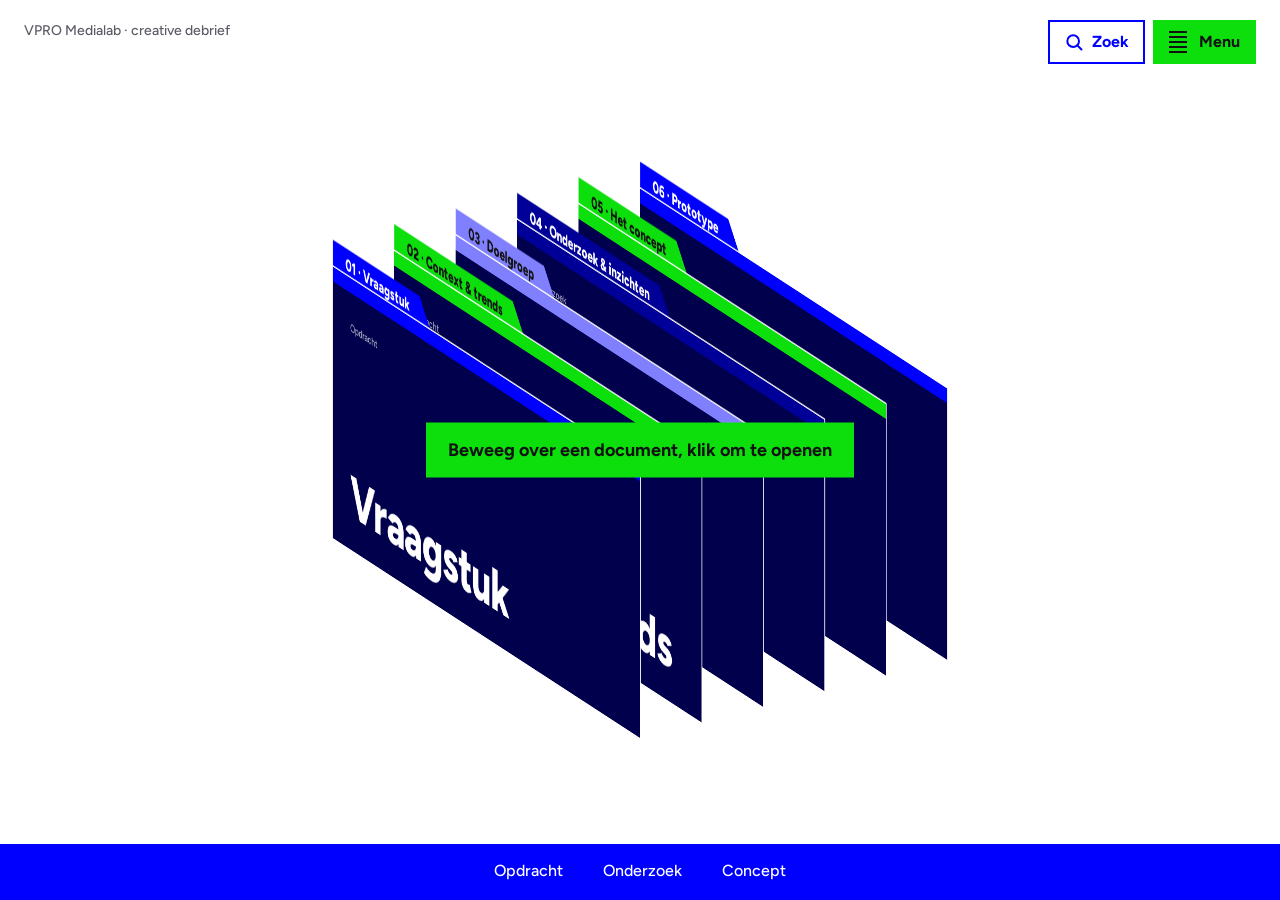
<file: index.html>
<!doctype html>
<html lang="nl">
<head>
<meta charset="utf-8">
<meta name="viewport" content="width=device-width, initial-scale=1">
<title>Creative Debrief</title>
<meta name="description" content="Creative debrief voor VPRO Medialab: opdracht, doelgroep, context, onderzoek en een prototype van een interactieve podwalk.">
<meta name="theme-color" content="#0000ff">
<link rel="icon" href="data:image/svg+xml,%3Csvg xmlns='http://www.w3.org/2000/svg' viewBox='0 0 32 32'%3E%3Crect width='32' height='32' fill='%230000ff'/%3E%3Crect x='6' y='10' width='20' height='14' fill='%230cdf0c'/%3E%3C/svg%3E">
<link rel="preconnect" href="https://fonts.googleapis.com">
<link rel="preconnect" href="https://fonts.gstatic.com" crossorigin>
<link href="https://fonts.googleapis.com/css2?family=Figtree:wght@400;500;700;800&display=swap" rel="stylesheet">
<link rel="stylesheet" href="style.css">
</head>
<body>
<nav id="tabs" aria-label="Onderdelen"></nav>
<button id="menuBtn" aria-expanded="false" aria-controls="mega" aria-label="Menu"><span class="bars"></span><span id="menuTxt">Menu</span></button>
<button id="searchBtn" aria-label="Zoeken" aria-expanded="false" aria-controls="search"><svg viewBox="0 0 24 24" width="20" height="20" fill="none" stroke="currentColor" stroke-width="2.4" stroke-linecap="round" aria-hidden="true"><circle cx="11" cy="11" r="7"/><path d="M21 21l-5-5"/></svg><span class="lbl">Zoek</span></button>
<div id="search" role="dialog"><div class="sbox">
<div class="srow"><input id="sq" type="search" placeholder="Zoek in de debrief, bijvoorbeeld podwalk" autocomplete="off" spellcheck="false" aria-label="Zoekterm"><button id="sx" aria-label="Zoeken sluiten">✕<span class="lbl"> Esc</span></button></div>
<div id="ssug" aria-label="Suggesties"></div><p id="snote" aria-live="polite"></p><div id="sres"></div></div></div>
<nav id="mega" aria-label="Belangrijkste onderwerpen"></nav>
<main id="stage"><div id="stack"></div></main>
<div id="label"><small>VPRO Medialab · creative debrief</small><b id="cur"></b></div>
<div id="hint">Beweeg over een document, klik om te openen</div>
<div id="reader" hidden><div id="pages"></div></div>
<button id="close" aria-label="Sluiten">✕<span class="lbl"> Esc</span></button>
<noscript><p style="padding:24px;font-family:sans-serif">Deze website heeft JavaScript nodig om de mappen te tonen.</p></noscript>
<script src="app.js"></script>
</body>
</html>
</file>
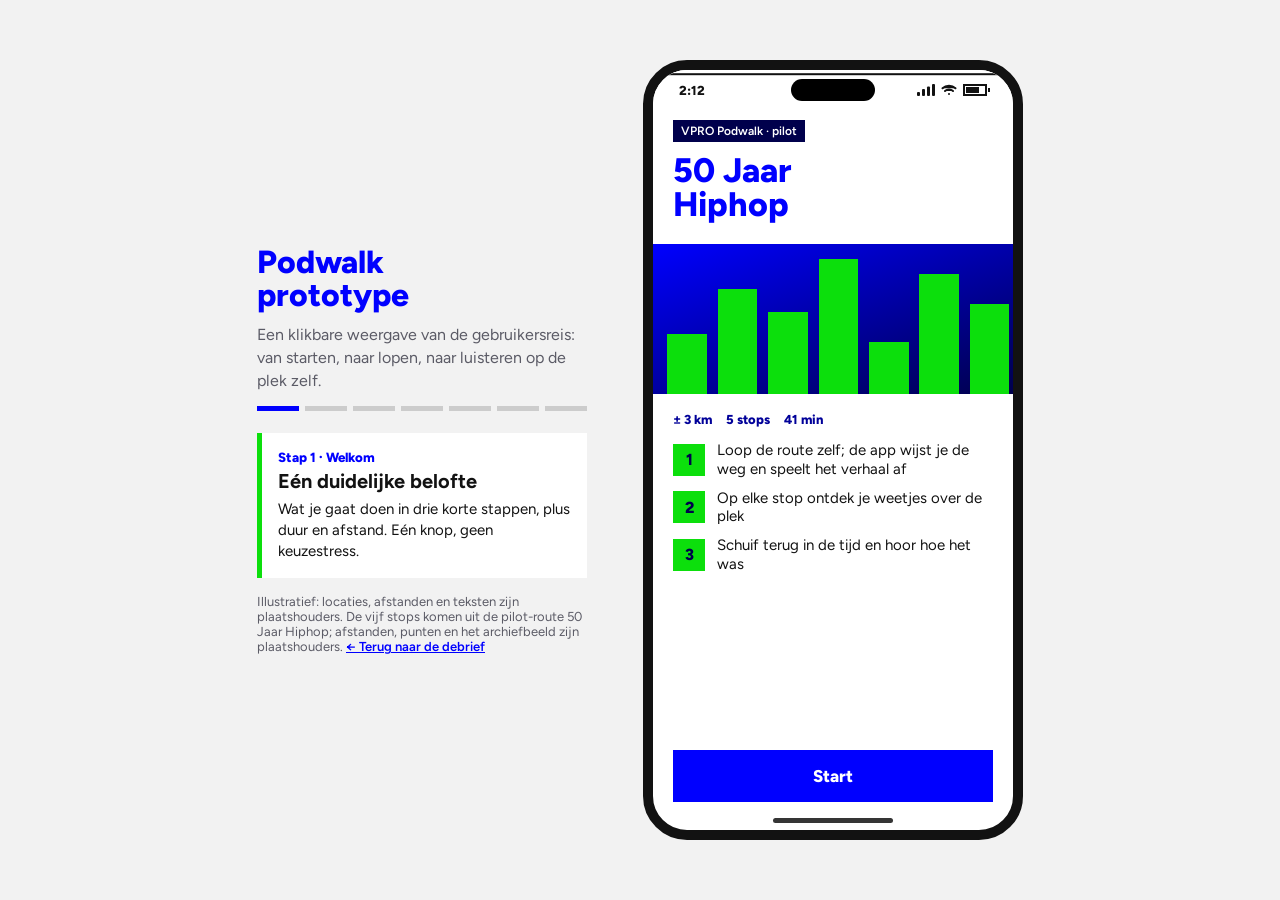
<file: prototype.html>
<!doctype html>
<html lang="nl">
<head>
<meta charset="utf-8">
<meta name="viewport" content="width=device-width,initial-scale=1">
<title>Podwalk prototype</title>
<meta name="theme-color" content="#0000ff">
<link href="https://fonts.googleapis.com/css2?family=Figtree:wght@400;600;800&display=swap" rel="stylesheet">
<style>
:root{--blue:#0000ff;--dblue:#000099;--green:#0cdf0c;--navy:#00004c;--ink:#121212;--mute:#5b5b66;--t:0}
*{box-sizing:border-box;margin:0}
body{font-family:Figtree,sans-serif;color:var(--ink);background:#f2f2f2;display:flex;gap:56px;align-items:center;justify-content:center;min-height:100vh;padding:clamp(8px,3vw,24px);flex-wrap:wrap}
body.embed{padding:0;background:#f2f2f2;min-height:100vh}
body.embed .side{display:none}
button{font:inherit;cursor:pointer;border:0;color:inherit}
/* uitleg naast de telefoon */
.side{max-width:330px}
.side h1{font-size:32px;line-height:1.05;font-weight:800;color:var(--blue)}
.side .intro{margin-top:10px;line-height:1.45;color:var(--mute)}
.side a{color:var(--blue);font-weight:600}
.why{margin-top:22px;padding:16px;background:#fff;border-left:5px solid var(--green)}
.why small{font-weight:800;color:var(--blue);display:block}
.why b{display:block;font-size:20px;margin:4px 0 6px}
.why p{line-height:1.4;font-size:15px}
.steps{display:flex;gap:6px;margin-top:14px}
.steps i{flex:1;height:5px;background:#ccc}
.steps i.on{background:var(--blue)}
.note{margin-top:16px;font-size:13px;color:var(--mute)}
/* telefoon */
.phone{width:min(380px,100%);height:min(780px,calc(100vh - 48px));min-height:660px;background:#fff;border:10px solid var(--ink);border-radius:44px;overflow:hidden;position:relative;flex:none}
.screen{position:absolute;inset:0;display:none;flex-direction:column;padding:44px 20px 28px;overflow-y:auto;scrollbar-width:none}
.screen.on{display:flex;animation:slidein .34s cubic-bezier(.2,.8,.2,1)}
@keyframes slidein{from{transform:translateX(26px);opacity:0}to{transform:none;opacity:1}}
button:active{filter:brightness(.92)}
.top{display:flex;align-items:center;gap:10px;min-height:30px}
.back{min-width:44px;min-height:44px;text-align:left;background:none;font-weight:800;color:var(--blue);font-size:22px;padding:0 6px 0 0;line-height:1}
.dots{display:flex;gap:5px;flex:1}
.dots i{flex:1;height:5px;background:#d4d4dc}
.dots i.done{background:var(--blue)}.dots i.cur{background:var(--green)}
.cnt{font-size:12px;font-weight:800;color:var(--mute)}
.btn{background:var(--blue);color:#fff;font-weight:800;padding:16px;font-size:17px;width:100%;margin-top:auto}
.btn.green{background:var(--green);color:var(--navy)}
.btn.ghost{background:none;color:var(--blue);padding:10px;font-size:14px;margin-top:4px}
.btn[disabled]{background:#ccc;color:#777;cursor:default}
.tag{display:inline-block;background:var(--navy);color:#fff;font-size:12px;font-weight:600;padding:4px 8px;align-self:flex-start;margin-top:6px}
h2{font-size:34px;line-height:1;font-weight:800;color:var(--blue);margin:12px 0 8px}
h3{font-size:24px;line-height:1.1;font-weight:800;color:var(--blue);margin:12px 0 6px}
.sub{line-height:1.4;color:#33333c}
/* 1 welkom */
.hero{height:150px;margin:14px -20px;background:linear-gradient(160deg,var(--blue),var(--navy));position:relative;overflow:hidden}
.hero i{position:absolute;bottom:0;width:11%;background:var(--green);animation:eq 2.6s infinite ease-in-out}
@keyframes eq{50%{transform:scaleY(.35)}}
.hero i{transform-origin:bottom}
.how{display:grid;gap:10px;margin:4px 0 10px}
.how div{display:flex;gap:12px;align-items:center}
.how b{flex:none;width:32px;height:32px;background:var(--green);color:var(--navy);display:grid;place-items:center;font-weight:800}
.how span{line-height:1.25;font-size:15px}
.meta{display:flex;gap:14px;font-size:13px;font-weight:800;color:var(--dblue);margin:4px 0 10px}
/* 2 voorbereiding */
.check{display:flex;gap:12px;align-items:flex-start;padding:14px;border:2px solid #d4d4dc;margin-top:10px;width:100%;text-align:left;background:#fff}
.check .box{flex:none;width:26px;height:26px;border:2px solid var(--blue);display:grid;place-items:center;color:#fff;font-weight:800}
.check.on{border-color:var(--blue)}.check.on .box{background:var(--blue)}
.check b{display:block}.check small{color:var(--mute);line-height:1.3;display:block;margin-top:2px}
/* 3 route */
.map{height:250px;margin:10px -20px;background:#e9eef7;position:relative;overflow:hidden}
.map svg{position:absolute;inset:0;width:100%;height:100%}
.pin{position:absolute;width:30px;height:30px;border-radius:50%;background:var(--blue);color:#fff;font-weight:800;font-size:14px;display:grid;place-items:center;transform:translate(-50%,-50%);border:3px solid #fff}
.pin.me{background:var(--green);color:var(--navy);animation:pulse 1.6s infinite}
@keyframes pulse{50%{box-shadow:0 0 0 12px #0cdf0c44}}
.list{display:grid;gap:0}
.list div{display:flex;gap:10px;padding:7px 0;border-top:1px solid #e3e3e8;font-size:14px;font-weight:600}
.list b{color:var(--blue);width:18px}
.list em{margin-left:auto;font-style:normal;color:var(--mute);font-weight:400}
/* 4 lopen */
.playing{display:flex;gap:10px;align-items:center;font-size:13px;color:var(--mute);background:#f3f3f8;padding:10px 12px;margin-top:6px;text-align:left;width:100%}
.eq{display:flex;gap:2px;align-items:flex-end;height:16px;color:var(--blue)}
.eq s{width:4px;background:currentColor;height:100%;transform-origin:bottom;animation:eq 1.8s infinite ease-in-out}
.eq s:nth-child(2){animation-delay:.15s}.eq s:nth-child(3){animation-delay:.3s}.eq s:nth-child(4){animation-delay:.45s}
.arrived{animation:pop .5s}
@keyframes pop{0%{transform:scale(.9)}100%{transform:scale(1)}}

/* app chrome: status bar, island, home indicator, notification */
.statusbar{position:absolute;top:0;left:0;right:0;height:34px;background:#fff;display:flex;align-items:center;justify-content:space-between;padding:6px 26px 0;font-size:13px;font-weight:800;z-index:20;pointer-events:none}
.statusbar .sys{display:flex;gap:6px;align-items:center}
.statusbar svg{display:block;fill:currentColor}
.batt{display:inline-block;width:24px;height:12px;border:2px solid currentColor;position:relative;padding:1px}
.batt:after{content:"";position:absolute;right:-5px;top:2px;width:2px;height:4px;background:currentColor}
.batt i{display:block;height:100%;width:72%;background:currentColor}
.island{position:absolute;top:9px;left:50%;width:84px;height:22px;background:#000;border-radius:12px;transform:translateX(-50%);z-index:21}
.homebar{position:absolute;bottom:7px;left:50%;width:120px;height:5px;border-radius:3px;background:var(--ink);transform:translateX(-50%);opacity:.85;z-index:20;pointer-events:none}
.toast{position:absolute;left:10px;right:10px;top:40px;z-index:30;display:flex;gap:10px;align-items:center;background:#fff;border:2px solid var(--ink);padding:10px 12px;transform:translateY(-160%);transition:transform .5s cubic-bezier(.2,.8,.2,1);pointer-events:none}
.toast.on{transform:none}
.toast .ic{flex:none;width:34px;height:34px;background:var(--blue);color:#fff;display:grid;place-items:center;font-weight:800}
.toast small{display:block;font-size:11px;font-weight:800;color:var(--mute);letter-spacing:.04em;text-transform:uppercase}
.toast b{display:block;font-size:14px;line-height:1.2}
/* lopen: turn-by-turn, live map, bottom sheet */
.turn{display:flex;align-items:center;gap:12px;background:var(--navy);color:#fff;padding:10px 12px;margin-top:2px;flex:none}
.turn .ti{flex:none;width:40px;height:40px;background:var(--green);color:var(--navy);display:grid;place-items:center;font-size:24px;font-weight:800;font-style:normal;transition:transform .3s}
.turn b{display:block;font-size:16px;line-height:1.15}
.turn small{font-size:12px;opacity:.8}
.turn .tdist{margin-left:auto;font-weight:800;font-size:20px;white-space:nowrap}
.navmap{height:170px;margin:10px -20px 0;position:relative;overflow:hidden;background:#eaeef5;flex:none}
.navmap svg{position:absolute;inset:0;width:100%;height:100%}
.sheet{margin:-12px -20px 0;position:relative;background:#fff;border-top:2px solid var(--ink);padding:10px 20px 0;flex:1;display:flex;flex-direction:column;gap:7px;min-height:0}
.sheet:before{content:"";align-self:center;width:44px;height:5px;background:#cfcfda}
.sheet .row{display:flex;align-items:flex-end;justify-content:space-between;gap:10px}
.sheet .big{font-size:42px;font-weight:800;color:var(--blue);line-height:1;font-variant-numeric:tabular-nums}
.sheet .big small{font-size:14px;color:var(--mute);margin-left:4px;font-weight:600}
.sheet .eta{font-size:12px;font-weight:800;text-align:right;color:var(--dblue);line-height:1.3}
.pbar{height:6px;background:#e3e3ee;flex:none}
.pbar i{display:block;height:100%;background:var(--blue);width:0}
.sheet h3{margin:0;font-size:18px}
/* 5 luisteren */
.scene{height:150px;margin:8px -20px 0;position:relative;overflow:hidden;flex:none}
.now,.arch{position:absolute;inset:0}
.now{background:linear-gradient(#9fb4dc 55%,#5f6f8f 55%)}
.arch{background:linear-gradient(#d9c7a0 55%,#7a6a4c 55%);filter:grayscale(.6) contrast(1.1);opacity:var(--t);transition:opacity .35s ease}
.bld{position:absolute;bottom:45%;background:#2c3a5e;width:22%}
.arch .bld{background:#4d3f2a}
.grain{position:absolute;inset:0;transition:opacity .35s ease;opacity:calc(var(--t)*.35);background:repeating-radial-gradient(#000 0 1px,transparent 1px 3px)}
.year{position:absolute;right:12px;top:10px;background:var(--ink);color:#fff;font-weight:800;padding:4px 10px;font-size:14px}
.slider{margin-top:10px;position:relative}
.slider .lab{display:flex;justify-content:space-between;font-weight:800;font-size:13px;margin-bottom:2px}
.slider .big{font-size:15px}
input[type=range]{width:100%;accent-color:var(--blue);height:34px}
.coach{position:absolute;left:0;right:0;top:-40px;background:var(--ink);color:#fff;padding:8px 12px;font-size:13px;font-weight:600;line-height:1.25;animation:pop .4s}
.coach:after{content:"";position:absolute;left:50%;bottom:-6px;border:6px solid transparent;border-bottom:0;border-top-color:var(--ink)}
.cap{margin-top:8px;font-size:15px;line-height:1.35;background:#eef;padding:10px 12px;border-left:4px solid var(--blue);min-height:64px}
.player{display:flex;gap:12px;align-items:center;margin-top:10px}
.play{flex:none;width:46px;height:46px;border-radius:50%;background:var(--blue);color:#fff;font-size:18px}
.bar{flex:1;height:6px;background:#dcdce8;position:relative}
.bar i{position:absolute;left:0;top:0;bottom:0;background:var(--blue);width:0}
.time{font-size:12px;font-weight:800;color:var(--mute);width:38px;text-align:right}
/* inhoud, in de buurt, samen */
.playing b{display:block;color:var(--ink);font-size:12px}
.near{display:none;margin-top:6px;padding:10px 12px;background:var(--navy);color:#fff;font-size:13px;line-height:1.35;text-align:left;width:100%;animation:pop .4s}
.near.on{display:block}
.near small{display:block;font-weight:800;color:var(--green)}
.near b{display:block;font-size:15px}
.idea{display:block;font-size:11px;color:var(--mute);margin-top:3px}
.crowd{margin-top:8px;font-size:13px;font-weight:600;color:var(--dblue)}
.crowd:before{content:"";display:inline-block;width:9px;height:9px;border-radius:50%;background:var(--green);margin-right:6px;animation:pulse 1.6s infinite}
.comm{margin-top:12px;padding:12px;background:#f3f3f8;text-align:left;font-size:14px;line-height:1.35}
.comm b{display:block}
.comm .btn{margin-top:8px;padding:12px;font-size:15px}

/* luisteren: drie benoemde stappen, met uitleg wat elk onderdeel doet */
.np{display:flex;align-items:center;gap:10px;margin-top:2px}
.np small{display:block;font-size:12px;font-weight:800;color:var(--mute);letter-spacing:.04em;text-transform:uppercase}
.np h3{margin:0;font-size:22px}
.live{margin-left:auto;display:flex;align-items:center;gap:6px;font-size:12px;font-weight:800;color:var(--dblue);background:#f3f3f8;padding:5px 8px}
.live i{width:8px;height:8px;border-radius:50%;background:var(--green);animation:pulse 1.6s infinite}
.lead{font-size:14px;line-height:1.35;color:#33333c;margin-top:6px}
.scap{position:absolute;left:0;right:0;bottom:0;padding:18px 14px 8px;background:linear-gradient(transparent,#000000b8);color:#fff;font-size:13px;font-weight:700}
.ctl{margin-top:14px}
.ctl-h b{display:flex;align-items:center;gap:8px;font-size:15px;color:var(--ink)}
.ctl-h small{display:block;font-size:12.5px;color:var(--mute);line-height:1.3;margin:2px 0 0 28px}
.ctl-h .n{flex:none;width:20px;height:20px;background:var(--blue);color:#fff;font-style:normal;font-size:12px;display:grid;place-items:center}
.demo{font-size:10px;font-weight:800;background:var(--ink);color:#fff;padding:2px 6px;margin-left:2px}
.stickybar{position:sticky;bottom:-28px;margin:auto -20px -28px;padding:10px 20px 34px;background:linear-gradient(#fff0,#fff 30%);flex:none}
.stickybar .btn{margin:0}
.slider .cap{margin-top:6px}


/* weetjes over de plek */
.facts{display:grid;gap:8px;margin-top:8px}
.fact{border-left:4px solid var(--blue);background:#f3f3f8;padding:9px 12px}
.fact b{display:block;font-size:13px;color:var(--blue);font-weight:800}
.fact p{font-size:14px;line-height:1.35;margin:2px 0}
.fact small{font-size:11px;color:var(--mute)}
.player{margin-top:10px}

/* spoelbalk voor het verhaal */
.seekwrap{flex:1;display:flex;flex-direction:column;gap:3px;min-width:0}
input.seek{-webkit-appearance:none;appearance:none;width:100%;height:16px;margin:0;background:none;cursor:pointer}
input.seek::-webkit-slider-runnable-track{height:6px;border-radius:3px;background:linear-gradient(90deg,var(--blue) var(--p,0%),#0000 var(--p,0%)),linear-gradient(90deg,#8f8fba var(--u,33%),#0000 var(--u,33%)),repeating-linear-gradient(45deg,#cfcfe2 0 4px,#e6e6f1 4px 8px);box-shadow:inset 0 0 0 1px #aeaecb}
input.seek::-moz-range-track{height:6px;border-radius:3px;background:linear-gradient(90deg,var(--blue) var(--p,0%),#0000 var(--p,0%)),linear-gradient(90deg,#8f8fba var(--u,33%),#0000 var(--u,33%)),repeating-linear-gradient(45deg,#cfcfe2 0 4px,#e6e6f1 4px 8px);box-shadow:inset 0 0 0 1px #aeaecb}
input.seek::-webkit-slider-thumb{-webkit-appearance:none;width:14px;height:14px;margin-top:-4px;border-radius:50%;background:var(--blue);border:2px solid #fff;box-shadow:0 0 0 1px var(--blue)}
input.seek::-moz-range-thumb{width:10px;height:10px;border-radius:50%;background:var(--blue);border:2px solid #fff;box-shadow:0 0 0 1px var(--blue)}
.lockhint{font-size:11px;color:var(--mute);min-height:14px;line-height:1.2}
.player .time{width:auto;white-space:nowrap}
.play.sm{width:38px;height:38px;font-size:14px}
.unlock .player{margin:2px 0 0}
.crowd{margin-top:4px}
/* punten en ontgrendelen */
.pts{flex:none;background:var(--ink);color:#fff;font-weight:800;font-size:12px;padding:4px 8px}
.pts.pop{animation:pop .5s}
.tags{display:flex;gap:6px;flex-wrap:wrap}
.tags .tag{margin:0}
.tag.gold{background:var(--green);color:var(--navy)}
.unlock{background:#f3f3f8;padding:10px 12px;display:flex;flex-direction:column;gap:7px;flex:none}
.uh{display:flex;justify-content:space-between;font-size:13px;font-weight:800;color:var(--ink)}
.parts{display:flex;gap:4px}
.parts i{flex:1;height:8px;background:#d7d7e6;transition:background .5s}
.parts i.on{background:var(--green)}
.unlock .playing{background:none;padding:0;margin:0}
.unlock .ul{font-size:11.5px;color:var(--mute)}
.earned{margin-top:8px;background:var(--green);color:var(--navy);font-weight:800;font-size:13px;padding:6px 10px}
.lock{font-size:11px;font-weight:800;background:#f3f3f8;color:var(--mute);padding:2px 6px;margin-left:6px}
.lock.open{background:var(--green);color:var(--navy)}
.list .pt{font-weight:800;color:var(--dblue);margin-left:10px;white-space:nowrap}
.score{display:flex;gap:14px;align-items:center;justify-content:center;text-align:left;background:#f3f3f8;padding:10px 14px}
.score b#totalPts{font-size:44px;line-height:1;color:var(--blue);display:block}
.score small{display:block;font-size:12px;font-weight:800;color:var(--mute)}
.bd{display:grid;gap:2px;font-size:12px;font-weight:600;min-width:120px}
.bd div{display:flex;justify-content:space-between;gap:12px}
.bd b{color:var(--dblue)}
/* 6 klaar */
.done{flex:1;display:flex;flex-direction:column;justify-content:center;text-align:center;gap:10px}
.big-check{width:84px;height:84px;background:var(--green);color:var(--navy);font-size:46px;font-weight:800;display:grid;place-items:center;margin:0 auto}
button{touch-action:manipulation}
@media(prefers-reduced-motion:reduce){*,*::before,*::after{animation-duration:.01ms!important;animation-iteration-count:1!important;transition-duration:.01ms!important}}
</style>
</head>
<body>
<div class="side">
  <h1>Podwalk<br>prototype</h1>
  <p class="intro">Een klikbare weergave van de gebruikersreis: van starten, naar lopen, naar luisteren op de plek zelf.</p>
  <div class="steps" id="steps"></div>
  <div class="why"><small id="wk">Stap 1</small><b id="wt"></b><p id="wp"></p></div>
  <p class="note">Illustratief: locaties, afstanden en teksten zijn plaatshouders. De vijf stops komen uit de pilot-route 50 Jaar Hiphop; afstanden, punten en het archiefbeeld zijn plaatshouders. <a href="index.html">← Terug naar de debrief</a></p>
</div>

<div class="phone" id="phone">
  <div class="statusbar" aria-hidden="true"><span id="clk">9:41</span><span class="sys"><svg width="18" height="12" viewBox="0 0 18 12"><rect x="0" y="8" width="3" height="4" rx="1"/><rect x="5" y="5" width="3" height="7" rx="1"/><rect x="10" y="2.5" width="3" height="9.5" rx="1"/><rect x="15" y="0" width="3" height="12" rx="1"/></svg><svg width="16" height="12" viewBox="0 0 16 12" fill="none" stroke="currentColor" stroke-width="2" stroke-linecap="round"><path d="M1.5 4.2a9.5 9.5 0 0 1 13 0"/><path d="M4 7a6 6 0 0 1 8 0"/><circle cx="8" cy="10" r="1" fill="currentColor" stroke="none"/></svg><span class="batt"><i></i></span></span></div>
  <div class="island" aria-hidden="true"></div>
  <div class="toast" id="toast" role="status" aria-live="polite"><span class="ic">♪</span><span><small>VPRO Podwalk</small><b id="toastTxt"></b></span></div>
  <div class="homebar" aria-hidden="true"></div>
  <!-- 1 welkom -->
  <section class="screen on" data-s="welkom">
    <span class="tag">VPRO Podwalk · pilot</span>
    <h2>50 Jaar<br>Hiphop</h2>
    <div class="hero" id="hero"></div>
    <div class="meta"><span>± 3 km</span><span>5 stops</span><span>41 min</span></div>
    <div class="how">
      <div><b>1</b><span>Loop de route zelf; de app wijst je de weg en speelt het verhaal af</span></div>
      <div><b>2</b><span>Op elke stop ontdek je weetjes over de plek</span></div>
      <div><b>3</b><span>Schuif terug in de tijd en hoor hoe het was</span></div>
    </div>
    <button class="btn" data-next>Start</button>
  </section>
  <!-- 2 inhoud -->
  <section class="screen" data-s="inhoud">
    <div class="top"><button class="back" data-prev aria-label="Terug">←</button></div>
    <h3>Waar gaat het over?</h3>
    <p class="sub">Een zesdelige VPRO-serie over de geschiedenis van de Nederlandse hiphopcultuur. Artiesten vertellen het verhaal, ondersteund door archiefmateriaal en de tracks waar ze over praten. Deze route volgt één tijdperk, te beginnen bij de jaren zeventig en tachtig.</p>
    <div class="why"><small>Waarom lopen?</small><b>Het verhaal gebeurde hier</b><p>Op elke stop hoor je het verhaal op de plek zelf, met archief en straatgeluid van toen. Een gewone podcast laat je alleen luisteren; de route laat je het meemaken.</p></div>
    <span class="idea">Vijf stops: Vondelpark, Paradiso, Leidseplein, Café De Duivel, Spuistraat.</span>
    <button class="btn" data-next>Naar de voorbereiding</button>
  </section>
  <!-- 3 voorbereiding -->
  <section class="screen" data-s="voorbereiding">
    <div class="top"><button class="back" data-prev aria-label="Terug">←</button></div>
    <h3>Voor je begint</h3>
    <p class="sub">Twee dingen zorgen voor de beste ervaring. Tik om ze aan te zetten.</p>
    <button class="check" data-check><span class="box"></span><span><b>Koptelefoon op</b><small>Je hoort de verhalen en het archief het best met een koptelefoon. Laat de straat wel hoorbaar.</small></span></button>
    <button class="check" data-check><span class="box"></span><span><b>Locatie delen</b><small>Zo weet de app wanneer je bij een stop bent en start het verhaal automatisch.</small></span></button>
    <button class="btn" id="goRoute" data-next disabled>Naar de route</button>
  </section>
  <!-- 4 route -->
  <section class="screen" data-s="route">
    <div class="top"><button class="back" data-prev aria-label="Terug">←</button></div>
    <h3>Jouw route</h3>
    <p class="sub" style="font-size:14px">Elke stop levert punten op. Het verhaal van een stop ontgrendel je door ernaartoe te lopen.</p>
    <div class="map">
      <svg viewBox="0 0 360 250" preserveAspectRatio="none"><path d="M40 215 C90 185 60 140 140 130 S250 118 230 75 S300 30 320 22" fill="none" stroke="#0000ff" stroke-width="5" stroke-dasharray="2 10" stroke-linecap="round"/></svg>
      <div class="pin me" style="left:11%;top:86%">1</div>
      <div class="pin" style="left:39%;top:52%">2</div>
      <div class="pin" style="left:64%;top:30%">3</div>
      <div class="pin" style="left:80%;top:15%">4</div>
      <div class="pin" style="left:90%;top:9%">5</div>
    </div>
    <div class="list" id="stoplist"></div>
    <button class="btn" data-next>Begin bij stop 1</button>
  </section>
  <!-- 5 lopen -->
  <section class="screen" data-s="lopen">
    <div class="top"><button class="back" data-prev aria-label="Terug">←</button><div class="dots dd"></div><span class="cnt cc"></span><span class="pts" aria-label="Punten">★ <b class="sc">0</b></span></div>
    <div class="turn" aria-live="polite"><i class="ti" id="tIcon">↑</i><div><b id="tTxt">Loop rechtdoor</b><small id="tSub"></small></div><span class="tdist" id="tDist"></span></div>
    <div class="navmap" aria-hidden="true">
      <svg viewBox="0 0 360 170" preserveAspectRatio="xMidYMid slice">
        <rect width="360" height="170" fill="#eaeef5"/>
        <rect x="150" y="92" width="86" height="56" fill="#cfe9cf"/>
        <path d="M-10 60H370M-10 130H370M60 -10V180M200 -10V180M300 -10V180" stroke="#fff" stroke-width="12" fill="none"/>
        <path d="M-10 60H370M-10 130H370M60 -10V180M200 -10V180M300 -10V180" stroke="#d7dce6" stroke-width="1" fill="none"/>
        <path id="rpath" fill="none" stroke="#b9b9ff" stroke-width="6" stroke-linecap="round" stroke-dasharray="1 11"/>
        <path id="rdone" fill="none" stroke="#0000ff" stroke-width="6" stroke-linecap="round"/>
        <g id="destG"><circle r="13" fill="#0000ff" stroke="#fff" stroke-width="3"/><text id="destN" text-anchor="middle" y="5" font-size="13" font-weight="800" fill="#fff">1</text></g>
        <g id="meG"><path d="M0 0L34 -17V17Z" fill="#0000ff" opacity=".16"/><circle r="14" fill="#0cdf0c" opacity=".35"><animate attributeName="r" values="9;17;9" dur="2.4s" repeatCount="indefinite"/></circle><circle r="8" fill="#0cdf0c" stroke="#00004c" stroke-width="3"/></g>
      </svg>
    </div>
    <div class="sheet">
      <div class="tags"><span class="tag" id="wtag">Onderweg</span><span class="tag gold" id="rew">★ +100 punten bij aankomst</span></div>
      <div class="row"><div><h3 id="wname">Stop 1</h3><div class="big"><span id="dist">240</span><small>meter</small></div></div><div class="eta"><span id="eta"></span><br><span id="etaDist"></span></div></div>
      <div class="pbar"><i id="pfill"></i></div>
      <div class="unlock"><div class="uh"><span>Verhaal van <b id="uStop">stop 1</b></span><span id="uCnt">0/3 delen</span></div><div class="parts" id="parts"><i></i><i></i><i></i></div><div class="playing"><div class="eq"><s></s><s></s><s></s><s></s></div><span><b>Nu in je oren <span class="demo">plaatshouder</span></b><span id="gtxt"></span></span></div><div class="player w"><button class="play sm" id="wplay" aria-label="Pauzeer">❚❚</button><div class="seekwrap"><input type="range" class="seek" id="wseek" min="0" max="180" step="1" value="0" aria-label="Positie in het verhaal"><small class="lockhint"></small></div><span class="time" id="wtm">0:00</span></div></div>
      <div class="near" id="near"><small>VPRO in de buurt · idee</small><b>Hier maakte de VPRO eerder iets</b>Plaatshouder: loop je langs een plek waar de VPRO iets over maakte, dan verschijnt dat archiefitem automatisch.</div>
      <button class="btn ghost" id="skipWalk">Ik ben er al</button>
      <p style="margin:6px 0 0;font-size:12px;line-height:1.35;color:#5c5c66;text-align:center">GPS kan er in de stad 50 tot 70 meter naast zitten. Sta je al op de stop? Tik dan zelf.</p>
    </div>
  </section>
  <!-- 6 luisteren: weetjes over de plek -->
  <section class="screen" data-s="luisteren">
    <div class="top"><button class="back" data-prev aria-label="Terug">←</button><div class="dd dots"></div><span class="cnt cc"></span><span class="pts" aria-label="Punten">★ <b class="sc">0</b></span></div>
    <div class="np"><div><small id="npStop">Stop 1 · je bent hier</small><h3 id="npTitle">Vondelpark</h3></div><span class="live"><i></i>Speelt nu</span></div>
    <div class="crowd" id="crowd"></div>
    <div class="earned" id="earned"></div>
    <div class="player"><button class="play" id="play" aria-label="Pauzeer">❚❚</button><div class="seekwrap"><input type="range" class="seek" id="seek2" min="0" max="180" step="1" value="0" aria-label="Positie in het verhaal"><small class="lockhint"></small></div><span class="time" id="tm">0:00</span></div>
    <div class="ctl">
      <div class="ctl-h"><b><i class="n">★</i>Weetjes over deze plek</b><small>Terwijl het verhaal speelt, lees je wat hier te weten valt</small></div>
      <div class="facts" id="facts"></div>
      <span class="idea" id="locNote"></span>
    </div>
    <div class="ctl">
      <div class="ctl-h"><b><i class="n">⏱</i>Tijdreis<span class="demo">idee</span></b><small>Schuif om te horen en zien hoe deze plek vroeger was</small></div>
      <div class="scene" id="scene">
        <div class="now"><i class="bld" style="left:5%;height:40%"></i><i class="bld" style="left:30%;height:55%"></i><i class="bld" style="left:58%;height:35%"></i><i class="bld" style="left:78%;height:50%"></i></div>
        <div class="arch"><i class="bld" style="left:8%;height:30%"></i><i class="bld" style="left:35%;height:42%"></i><i class="bld" style="left:62%;height:28%"></i></div>
        <div class="grain"></div><div class="year" id="year">Nu</div><div class="scap" id="scap"></div>
      </div>
      <div class="slider">
        <div class="coach" id="coach">Probeer het: schuif naar rechts →</div>
        <div class="lab"><span class="big">Nu</span><span class="big">Toen (archief)</span></div>
        <input type="range" id="time" min="0" max="100" value="0" aria-label="Tijdschakelaar tussen nu en archief">
      </div>
      <div class="cap" id="cap"></div>
    </div>
    <div class="stickybar"><button class="btn green" id="nextStop">Verder naar stop 2 →</button></div>
  </section>
  <!-- 7 klaar -->
  <section class="screen" data-s="klaar">
    <div class="done">
      <div class="big-check">✓</div>
      <h2 style="margin:6px 0 0">Route afgerond</h2>
      <p class="sub">Je hoorde 5 verhalen, op de plek waar ze gebeurden.</p>
      <div class="score"><div><b id="totalPts">0</b><small>van <span id="maxPts">0</span> punten</small></div><div class="bd" id="breakdown"></div></div>
      <div class="comm"><b>Loop mee met anderen · idee</b>Zie wie dezelfde route liep, deel je favoriete stop en ontdek routes van anderen. Een community rond de podwalk.<button class="btn" id="share">Deel je route</button><span class="idea" id="shareNote">Voorbeeld: delen is nog niet gebouwd.</span></div>
    </div>
    <button class="btn" id="again">Opnieuw beginnen</button>
  </section>
</div>

<script>
if(location.search.includes('embed'))document.body.classList.add('embed');
const $=s=>document.querySelector(s), $$=s=>[...document.querySelectorAll(s)];
const ORDER=['welkom','inhoud','voorbereiding','route','lopen','luisteren','klaar'];
const STOPS=[['Stop 1','240 m',100],['Stop 2','180 m',150],['Stop 3','300 m',100],['Stop 4','150 m',200],['Stop 5','210 m',150]]; // [naam, afstand, punten bij aankomst]: voorbeeldwaarden
const WHY={
 welkom:['Stap 1 · Welkom','Eén duidelijke belofte','Wat je gaat doen in drie korte stappen, plus duur en afstand. Eén knop, geen keuzestress.'],
 inhoud:['Stap 2 · Inhoud','Waar gaat het over, en waarom lopen?','Eerst de inhoud: de serie 50 jaar hiphop in Nederland, en waarom een route het verhaal sterker maakt dan alleen luisteren.'],
 voorbereiding:['Stap 3 · Voorbereiding','Vraag toestemming met uitleg','Koptelefoon en locatie worden vooraf geregeld, elk met een reden. “Naar de route” blijft uit tot beide aan staan.'],
 route:['Stap 4 · Route','Overzicht met punten en vergrendelde verhalen','De hele route op een kaart. Elke stop heeft een puntenwaarde (voorbeeld). Het verhaal van een stop is vergrendeld en ontgrendel je door ernaartoe te lopen. De vijf stops lopen van Vondelpark tot Spuistraat.'],
 lopen:['Stap 5 · Lopen','Jij loopt, de app speelt het verhaal','Er is geen gids: je loopt zelf, met de kaart en het verhaal in de app. Je loopt in een echt wandeltempo (1,4 m/s, 240 m kost zo’n 3 minuten); met de knop Tempo kun je de demo versnellen. Het verhaal is even lang als je wandeling plus een stuk op de stop en loopt gelijk op met je stappen: je kunt pauzeren en terugspoelen, niet vooruit. Raak je achter, dan speelt de app iets sneller om bij te komen. Bij aankomst (hier gesimuleerd) verdien je de punten van die stop. Uit het gesprek met de VPRO: GPS heeft in de stad een marge van 50 tot 70 meter, dus met “Ik ben er al” geef je zelf aan dat je er bent.'],
 luisteren:['Stap 6 · Op de stop','Weetjes over de plek','Je bent bij de stop. Het verhaal speelt door (pauzeren en spoelen kan nog steeds) en je leest weetjes over deze plek, elk met een bron. Bovenaan zie je hoeveel mensen hier eerder waren (voorbeeld). Daaronder de tijdreis, gemarkeerd als idee.'],
 klaar:['Stap 7 · Afronden','Een duidelijk einde met je punten','Bevestiging dat je klaar bent, met je totaal en de punten per stop, een weg terug naar het begin en een idee voor een community rond de route.']};
// weetjes per plek: alleen feiten uit bronnen. De vijf stops komen uit het concept (pilot-route 50 Jaar Hiphop, Vondelpark tot Spuistraat)
const LOC=[
 {name:'Vondelpark, Amsterdam',short:'Vondelpark',facts:[
  ['Funk','De Surinaamse funk-grooves in het Vondelpark staan aan het begin van de route.','Conceptdocument'],
  ['Openluchttheater','Op het podium van het Openluchttheater opent de app een vintage platenkoffer in AR (idee).','Conceptdocument']],
  note:'Weetjes uit het concept. Meer weetjes met bron volgen.'},
 {name:'Paradiso, Amsterdam',short:'Paradiso',facts:[
  ['1988','Run-D.M.C. zet Paradiso op zijn kop: de doorbraak van Amerikaanse hiphopgrootheden.','Conceptdocument'],
  ['Jaren 80','De gevel van Paradiso verandert virtueel in een enorme boombox (AR-idee).','Conceptdocument']],
  note:'Weetjes uit het concept. Meer weetjes met bron volgen.'},
 {name:'Leidseplein, Amsterdam',short:'Leidseplein',facts:[
  ['Straatbattles','Hier rolden b-boys hun karton uit voor straatbattles.','Conceptdocument'],
  ['1983','B-boys breakdansen op het Leidseplein. Zo staat het onder een foto op de VPRO-pagina over de serie.','VPRO'],
  ['Jaren 70 en 80','Jongeren uit multiculturele buurten komen samen en eisen hun plek op met breakdance, rap en graffiti.','VPRO, aflevering 1'],
  ['Op straat','De media keken weg, maar op straat en in buurthuizen groeide een multiculturele cultuur.','VPRO, aflevering 1'],
  ['1660','Het plein bestaat sinds 1660 en is genoemd naar de Leidsepoort, een stadspoort die er tot 1862 stond.','Wikipedia: Leidseplein (Amsterdam)'],
  ['1894','De huidige Stadsschouwburg aan het plein is in 1894 voltooid, na een brand in 1890 die het eerdere houten theater verwoestte.','Wikipedia: Leidseplein (Amsterdam)']],
  note:''},
 {name:'Café De Duivel, Amsterdam',short:'Café De Duivel',facts:[
  ['Nederhop','In Café De Duivel werd Nederhop geboren.','Conceptdocument'],
  ['Draaitafel','Hier scratch je zelf op een virtuele draaitafel (idee).','Conceptdocument']],
  note:'Weetjes uit het concept. Meer weetjes met bron volgen.'},
 {name:'Spuistraat, Amsterdam',short:'Spuistraat',facts:[
  ['Underground','De rauwe kraak- en hiphopcultuur van de Spuistraat sluit de route af.','Conceptdocument'],
  ['Tag','Met een digitale spuitbus laat je je eigen tag in AR achter op de muren (idee).','Conceptdocument']],
  note:'Weetjes uit het concept. Meer weetjes met bron volgen.'}];
let cur='welkom', stop=0, timers=[];
let raf=0,raf2=0;
const clear=()=>{timers.forEach(clearInterval);timers=[];cancelAnimationFrame(raf);cancelAnimationFrame(raf2);raf=raf2=0};
// app feel: live clock, notification banner with a light vibration
const clk=()=>{const d=new Date();$('#clk').textContent=d.getHours()+':'+String(d.getMinutes()).padStart(2,'0')};clk();setInterval(clk,30000);
let toastT;const toast=t=>{$('#toastTxt').textContent=t;$('#toast').classList.add('on');navigator.vibrate&&navigator.userActivation?.hasBeenActive&&navigator.vibrate(40);clearTimeout(toastT);toastT=setTimeout(()=>$('#toast').classList.remove('on'),3400)};
function dots(){const h=STOPS.map((_,i)=>`<i class="${i<stop?'done':i===stop?'cur':''}"></i>`).join('');$$('.dd').forEach(d=>d.innerHTML=h);$$('.cc').forEach(c=>c.textContent=`${stop+1}/${STOPS.length}`)}
function go(name){
  clear();cur=name;
  $$('.screen').forEach(s=>s.classList.toggle('on',s.dataset.s===name));
  const w=WHY[name];$('#wk').textContent=w[0];$('#wt').textContent=w[1];$('#wp').textContent=w[2];
  const i=ORDER.indexOf(name);$('#steps').innerHTML=ORDER.map((_,k)=>`<i class="${k<=i?'on':''}"></i>`).join('');
  if(name==='lopen')startWalk();
  if(name==='klaar')renderScore();
  if(name==='luisteren')startListen();
}
const step=d=>{const i=ORDER.indexOf(cur)+d;
  if(cur==='luisteren'&&d>0){if(stop<STOPS.length-1){stop++;return go('lopen')}return go('klaar')}
  if(cur==='lopen'&&d<0&&stop>0){stop--;return go('luisteren')}
  if(cur==='luisteren'&&d<0)return go('lopen');
  if(cur==='lopen'&&d<0&&stop===0)return go('route');
  go(ORDER[Math.max(0,i)])};
$('#phone').addEventListener('click',e=>{
  if(e.target.closest('[data-next]'))step(1);
  else if(e.target.closest('[data-prev]'))step(-1);
});
// voorbereiding
$$('[data-check]').forEach(b=>b.onclick=()=>{b.classList.toggle('on');b.querySelector('.box').textContent=b.classList.contains('on')?'✓':'';
  $('#goRoute').disabled=$$('[data-check]:not(.on)').length>0});
// hero + route lijst
$('#hero').innerHTML=[40,70,55,90,35,80,60].map((h,i)=>`<i style="left:${4+i*14}%;height:${h}%;animation-delay:${i*.12}s"></i>`).join('');
$('#stoplist').innerHTML=STOPS.map((s,i)=>`<div><b>${i+1}</b>${s[0]}${LOC[i].short?` · ${LOC[i].short}`:''}<span class="lock${i?'':' open'}">${i?'Vergrendeld':'Start hier'}</span><em>${s[1]}</em><span class="pt">★ ${s[2]}</span></div>`).join('');
// lopen: een rustige, vloeiende wandeling: de stip loopt over de route, de meters tellen er soepel mee af
const PATHS=['M30 150C90 140 100 95 160 88S260 90 300 30','M30 40C80 50 110 100 170 96S280 120 330 140','M40 140C100 130 90 70 170 64S290 60 330 100','M320 30C270 50 250 110 190 106S90 100 30 140','M30 100C100 110 120 50 190 58S290 100 330 40'];
const ease=t=>-(Math.cos(Math.PI*t)-1)/2;
const STORY=['Deel 1: jongeren uit multiculturele buurten komen samen.','Deel 2: breakdance, rap en graffiti op straat en in buurthuizen.','Deel 3: de media kijken weg, de cultuur groeit door.'];
let score=0;const got=[],MAX=STOPS.reduce((a,x)=>a+x[2],0);
const setScore=()=>{$$('.sc').forEach(e=>e.textContent=score);$$('.pts').forEach(e=>{e.classList.remove('pop');void e.offsetWidth;e.classList.add('pop')})};
function renderScore(){$('#totalPts').textContent=score;$('#maxPts').textContent=MAX;$('#breakdown').innerHTML=STOPS.map((x,i)=>`<div><span>${x[0]}</span><b>${got[i]!=null?'+'+got[i]:'–'}</b></div>`).join('')}
function arrive(){clear();const pts=STOPS[stop][2];if(got[stop]==null){got[stop]=pts;score+=pts;setScore()}
  aud.max=aud.L;audUI();$('#dist').textContent=0;$('#tDist').textContent='0 m';$('#pfill').style.width='100%';
  $('#wtag').textContent='Je bent er';$('#wname').textContent=STOPS[stop][0];$('#tTxt').textContent='Je bent aangekomen';$('#tIcon').textContent='✓';
  toast(`+${pts} punten bij ${STOPS[stop][0].toLowerCase()}`);timers.push(setTimeout(()=>go('luisteren'),1600))}
function startWalk(){dots();$('#near').classList.remove('on');$('#toast').classList.remove('on');$('#wtag').textContent='Onderweg';$('#wname').textContent=`Naar ${STOPS[stop][0].toLowerCase()}`;
  const total=parseInt(STOPS[stop][1]),walkSec=total/PACE,d0=PATHS[stop%PATHS.length];
  Object.assign(aud,{L:walkSec+STOPSEG,pos:0,max:0,playing:true,rate:1,unl:1});audUI();
  const rp=$('#rpath'),rd=$('#rdone');rp.setAttribute('d',d0);rd.setAttribute('d',d0);const L=rp.getTotalLength();
  const end=rp.getPointAtLength(L);$('#destG').setAttribute('transform',`translate(${end.x} ${end.y})`);$('#destN').textContent=stop+1;
  $('#etaDist').textContent=`van ${STOPS[stop][1]}`;$('#rew').textContent=`★ +${STOPS[stop][2]} punten bij aankomst`;$('#uStop').textContent=LOC[stop].short||STOPS[stop][0].toLowerCase();
  let near=false,last='',el=0,tl=0;
  const frame=now=>{const dt=tl?(now-tl)/1000:0;tl=now;el=Math.min(walkSec,el+dt*SPEEDS[tempo]);const p=el/walkSec,dist=total*(1-p);aud.max=el;
    const a=rp.getPointAtLength(p*L),b=rp.getPointAtLength(Math.min(L,p*L+3));
    $('#meG').setAttribute('transform',`translate(${a.x} ${a.y}) rotate(${Math.atan2(b.y-a.y,b.x-a.x)*180/Math.PI})`);
    rd.setAttribute('stroke-dasharray',`${p*L} ${L}`);
    const m=Math.ceil(dist);$('#dist').textContent=m;$('#tDist').textContent=m+' m';$('#pfill').style.width=p*100+'%';
    $('#eta').textContent=`${Math.max(1,Math.ceil(dist/(PACE*60)))} min lopen`;
    const [ic,tx]=p<.5?['↑','Loop rechtdoor']:p<.88?['↱','Sla rechtsaf']:['◎','Je bent bijna bij de stop'];
    if(tx!==last){last=tx;$('#tIcon').textContent=ic;$('#tTxt').textContent=tx;$('#tSub').textContent=`richting ${LOC[stop].short||STOPS[stop][0].toLowerCase()}`}
    if(p>=.5&&!near){near=true;$('#near').classList.add('on');toast('Hier maakte de VPRO eerder iets (idee)')}
    if(p<1)raf=requestAnimationFrame(frame);
    else arrive()};
  raf=requestAnimationFrame(frame);}
$('#skipWalk').onclick=arrive;
// luisteren
const CAPS=['Je hoort de straat zoals die nu is, met de stemmen van deze plek erbovenop.','Het straatgeluid van nu en de opnames van toen smelten samen.','Archiefbeeld en historische soundscape van exact deze plek.'];
let coached=false;
const SCAP=['Zo ziet deze plek er nu uit','Nu en toen lopen in elkaar over','Zo zag het er vroeger uit (archiefbeeld, plaatshouder)'];
function setTime(v){const t=v/100;$('#scene').style.setProperty('--t',t);$('#scap').textContent=SCAP[t<.2?0:t<.8?1:2];
  $('#year').textContent=t<.2?'Nu':t<.8?'Overgang':'Archief';$('#cap').textContent=CAPS[t<.2?0:t<.8?1:2]}
const CROWD=[12,9,15,7,11]; // voorbeeldaantallen
$('#share').onclick=()=>{$('#shareNote').textContent='Voorbeeld: hier zou je route met de community gedeeld worden.'};
// verhaal-audio: één stand die van de wandeling doorloopt naar de stop (gesimuleerd, geen echt geluid).
// Het verhaal is even lang als je wandeling plus een stuk op de stop en loopt gelijk op met je stappen: je kunt niet verder luisteren dan je gelopen hebt.
// Pauzeren en terugspoelen kan, vooruitspoelen niet. Loop je achter, dan speelt de app iets sneller om bij te komen.
const PACE=1.4,STOPSEG=90,SPEEDS=[1,4,12],TEMPO=['Echt tempo','Demo ×4','Demo ×12']; // m/s, seconden verhaal op de stop, demo-snelheden (×1 = echte tijd)
let tempo=0;
const aud={pos:0,max:0,L:260,playing:true,rate:1,unl:1};
const fmt=x=>`${Math.floor(x/60)}:${String(Math.floor(x%60)).padStart(2,'0')}`;
function audUI(){const L=aud.L,behind=aud.max-aud.pos,third=L/3,part=Math.min(3,Math.floor(aud.pos/third)+1),unl=Math.min(3,Math.floor(aud.max/third)+1),arrived=aud.max>=L;
  $$('.seek').forEach(r=>{r.max=Math.round(L);r.value=aud.pos;r.style.setProperty('--p',aud.pos/L*100+'%');r.style.setProperty('--u',aud.max/L*100+'%')});
  $$('.time').forEach(e=>e.textContent=`${fmt(aud.pos)} / ${fmt(L)}`);
  $$('#play,#wplay').forEach(b=>{b.textContent=aud.playing?'❚❚':'▶';b.setAttribute('aria-label',aud.playing?'Pauzeer':'Speel af')});
  $$('.live').forEach(e=>e.lastChild.textContent=!aud.playing?'Gepauzeerd':aud.rate>1?'Haalt in':'Speelt nu');
  $$('#parts i').forEach((x,k)=>x.classList.toggle('on',k<unl));$('#uCnt').textContent=`${unl}/3 delen`;$('#gtxt').textContent=STORY[part-1];
  const msg=aud.pos>=L-.2?'Einde van het verhaal':behind>3?(arrived?`Nog ${fmt(L-aud.pos)} te luisteren${aud.playing?'':' (gepauzeerd)'}`:aud.playing?`Je loopt ${fmt(behind)} achter: de app speelt iets sneller om bij te komen`:`Gepauzeerd: je loopt ${fmt(behind)} achter op je route`):arrived?'':'Het verhaal loopt gelijk op met je route. Vooruitspoelen kan niet.';
  $$('.lockhint').forEach(e=>e.textContent=msg);
  if(unl>aud.unl){if(cur==='lopen')toast(`Deel ${unl} van het verhaal ontgrendeld`)}aud.unl=unl}
let lastT=performance.now();
setInterval(()=>{const now=performance.now(),dt=(now-lastT)/1000;lastT=now;if(cur!=='lopen'&&cur!=='luisteren')return;
  if(aud.playing){const behind=aud.max-aud.pos;aud.rate=behind>10?1.25:behind<1?1:aud.rate;aud.pos=Math.min(aud.pos+dt*SPEEDS[tempo]*aud.rate,aud.max)}
  audUI()},100);
$$('.seek').forEach(r=>r.oninput=()=>{if(+r.value<aud.pos)aud.pos=+r.value;audUI()}); // alleen terug; verder dan nu wordt teruggezet
$$('#play,#wplay').forEach(b=>b.onclick=()=>{aud.playing=!aud.playing;audUI()});
function startListen(){dots();$('#npTitle').textContent=LOC[stop].short||LOC[stop].name;$('#npStop').textContent=`${STOPS[stop][0]} · je bent hier`;$('#locNote').textContent=LOC[stop].note;
  $('#facts').innerHTML=LOC[stop].facts.map(f=>`<div class="fact"><b>${f[0]}</b><p>${f[1]}</p><small>Bron: ${f[2]}</small></div>`).join('');
  $('#earned').textContent=`★ +${STOPS[stop][2]} punten verdiend bij ${STOPS[stop][0].toLowerCase()}`;
  $('#crowd').textContent=`${CROWD[stop]} mensen waren hier voor jou (voorbeeld)`;$('#time').value=0;
  $('#coach').style.display=coached?'none':'block';setTime(0);
  $('#nextStop').textContent=stop<STOPS.length-1?`Verder naar stop ${stop+2} →`:'Route afronden';audUI()}
$('#time').oninput=e=>{setTime(e.target.value);coached=true;$('#coach').style.display='none'};
$('#nextStop').onclick=()=>step(1);
$('#again').onclick=()=>{stop=0;score=0;got.length=0;setScore();$$('[data-check]').forEach(b=>{b.classList.remove('on');b.querySelector('.box').textContent=''});$('#goRoute').disabled=true;go('welkom')};
go('welkom');
</script>
</body>
</html>
</file>
<file: style.css>
@property --u{syntax:'<length>';inherits:true;initial-value:0px}
/* VPRO house style (vpro.nl): white page, #121212 text, pure blue / dark blue / bright green, navy, square corners, flat, bold sans */
:root{--blue:#0000ff;--dblue:#000099;--navy:#00004c;--green:#0cdf0c;--dgreen:#007a00;--lilac:#8080ff;--tint:#f0f0ff;--gtint:#e6ffe6;--ink:#121212;--mute:#5c5c66}
*{box-sizing:border-box;margin:0}
html,body{height:100%;overflow:hidden;background:#fff;color:var(--ink);font:16px/1.5 Figtree,system-ui,sans-serif}
button{font:inherit;color:inherit;background:none;border:0;cursor:pointer}

/* ---------- chrome ---------- */
#label{position:fixed;left:24px;top:20px;z-index:5}
#menuBtn{position:fixed;top:20px;right:24px;z-index:13;display:flex;align-items:center;gap:12px;padding:10px 16px;background:var(--green);color:var(--ink);font-weight:700}
#menuBtn .bars{width:18px;height:2px;background:currentColor;box-shadow:0 5px currentColor,0 10px currentColor,0 -5px currentColor,0 -10px currentColor}
body.menu #menuBtn{background:#fff}
#mega{--f:max(9px,min(16px,1.9vh,1.28vw));position:fixed;left:0;right:0;top:0;z-index:12;max-height:100vh;max-width:100vw;overflow-y:auto;scrollbar-width:none;padding:68px 5% 1.6em;font-size:var(--f);background:var(--blue);color:#fff;display:grid;grid-template-columns:repeat(3,1fr);gap:.75em;align-items:stretch;transform:translateY(-101%);transition:transform .5s cubic-bezier(.7,0,.2,1),visibility 0s .5s;visibility:hidden}
body.menu #mega{transform:none;visibility:visible;transition:transform .5s cubic-bezier(.7,0,.2,1),visibility 0s}
/* tiles slide in one after another once the panel is down, and leave together */
#mega>*{transform:translateY(-2.5em);transition:transform .25s ease-in}
body.menu #mega>*{transform:none;transition:transform .55s cubic-bezier(.2,.8,.2,1) calc(.18s + var(--n,0)*60ms)}
#mega::-webkit-scrollbar{display:none}
#mega.measuring>*{transform:none;transition:none}
#mega>:nth-child(1){--n:0}#mega>:nth-child(2){--n:1}#mega>:nth-child(3){--n:2}#mega>:nth-child(4){--n:3}#mega>:nth-child(5){--n:4}#mega>:nth-child(6){--n:5}#mega>:nth-child(7){--n:6}#mega>:nth-child(8){--n:7}
#mega .mm-head{grid-column:1/-1;padding:.4em .25em .2em}
#mega .mm-head h2{font-size:1.9em;font-weight:800;line-height:1.1;margin-bottom:.4em}
#mega .mm-head p{font-size:.95em;color:#ffffffb3}
#mega .mm-tile{display:flex;flex-direction:column;min-width:0;background:#fff;color:var(--dblue)}
#mega button{display:block;text-align:left;color:inherit}
#mega .mm-main{display:flex;flex-direction:column;align-items:flex-start;gap:.15em;width:100%;padding:1.25em 1.25em 1em}
#mega .mm-main:hover b{text-decoration:underline;text-underline-offset:.2em;text-decoration-thickness:2px}
#mega .mm-ico{display:grid;place-items:center;width:2.75em;height:2.75em;margin-bottom:.75em;background:var(--green);color:var(--ink)}
#mega .mm-ico svg{width:1.5em;height:1.5em}
#mega b{font-size:1.2em;font-weight:800;line-height:1.2;overflow-wrap:anywhere;hyphens:auto}
#mega small{font-size:.85em;color:var(--mute)}
#mega ul{list-style:none;margin:0;padding:.4em 1.25em .9em;border-top:1px solid #0000ff33}
#mega li button{width:100%;padding:.4em 0 .4em 1.5em;text-indent:-1.5em;font-size:.95em;line-height:1.3;font-weight:500}
#mega li button::before{content:"→";margin-right:.6em;color:var(--blue);font-weight:800}
#mega li button:hover{color:var(--blue);text-decoration:underline;text-underline-offset:3px}
#mega ul:has(li:nth-child(9)){columns:2;column-gap:1em}#mega li{break-inside:avoid}
#label small{display:block;font-size:14px;font-weight:500;color:var(--mute)}
#label b{display:block;font-size:30px;line-height:1.1;font-weight:800;color:var(--dblue);min-height:1.1em}
#tabs{position:fixed;left:0;right:0;bottom:0;z-index:5;display:flex;justify-content:center;gap:32px;padding:0 24px;height:56px;align-items:center;background:var(--blue);overflow:hidden;white-space:nowrap}
#tabs button{color:#fff;font-weight:500;padding:6px 0;border-bottom:3px solid transparent}
#tabs button.on{font-weight:700;border-color:#fff}
#tabs a{color:var(--ink);background:var(--green);font-weight:700;padding:6px 14px;text-decoration:none}
.mm-head a{color:inherit;font-weight:700}
#hint{position:fixed;left:50%;top:50%;translate:-50% -50%;z-index:5;padding:14px 22px;background:var(--green);font-size:18px;font-weight:700;color:var(--ink);pointer-events:none;white-space:nowrap;transition:opacity .4s}
/* narrow or portrait screens: two columns, subtopics as a wrapped inline list, so it still fits the viewport */
@media(max-width:1100px),(max-aspect-ratio:1/1),(max-height:560px){#mega{grid-template-columns:repeat(2,1fr);--f:max(9px,min(16px,1.45vh,3vw));padding-left:4%;padding-right:4%}#mega ul{display:flex;flex-wrap:wrap;gap:0 .9em;padding:.5em 1.1em .8em}#mega .mm-main{padding:1.1em 1.1em .8em}#mega li button{width:auto;padding:.25em 0;text-indent:0}#mega li button::before{display:none}}
/* short landscape screens (phones on their side): four columns again, compact */
@media(max-height:560px) and (min-width:700px) and (min-aspect-ratio:1/1){#mega{grid-template-columns:repeat(3,1fr);--f:max(7px,min(16px,calc((100vh - 84px)/31),1.15vw))}}
@media(max-width:700px){#hint{font-size:15px;padding:12px 16px}#tabs{justify-content:space-evenly;gap:0;padding:0 8px}#tabs button{font-size:clamp(11px,3.6vw,16px)}#label b{font-size:22px}}

/* ---------- isometric stack ---------- */
#stage{position:fixed;inset:0;perspective:none;display:grid;place-items:center}
#stack{transform-style:preserve-3d;transform:rotateX(-24deg) rotateY(-58deg);font-size:min(1.4vw,1.15vh)}
#stack .sheet{position:absolute;left:-28em;top:-15.8em;cursor:pointer;transition:opacity .15s linear}

/* ---------- folders (stack + reader hero share this markup; everything is em-based so it scales) ---------- */
/* --u is the folder's unit: 1em in the stack, and in the opened hero it gets a floor so chrome stays readable on small screens */
.folder{--u:1em;width:56em;height:31.5em;font-size:1em;position:relative;color:#fff;backface-visibility:hidden}
.folder .tab{position:absolute;left:0;top:0;min-width:calc(var(--u)*19);height:calc(var(--u)*4.6);background:var(--c);clip-path:polygon(0 0,calc(100% - var(--u)*3.2) 0,100% 100%,0 100%);padding:calc(var(--u)*.85) calc(var(--u)*5) 0 calc(var(--u)*2.3);font:800 max(calc(var(--u)*1.75),12px)/1 Figtree,sans-serif;color:var(--t,#fff);white-space:nowrap}
.folder .fbody{position:absolute;inset:calc(var(--u)*2.9) 0 0 0;overflow:hidden;background:linear-gradient(var(--c) 0 calc(var(--u)*1.5),var(--navy) calc(var(--u)*1.5));box-shadow:0 0 0 calc(var(--u)*.16) #fff}
.folder small{position:absolute;left:calc(var(--u)*3.2);top:calc(var(--u)*4.6);font:500 max(var(--u),12px)/1 Figtree,sans-serif;color:#ffffffb3}
.folder .ftitle{position:absolute;left:calc(var(--u)*3.2);right:calc(var(--u)*3);bottom:calc(var(--u)*2.6)}
.folder h2{font:800 min(calc(var(--u)*6.2),13vw)/.98 Figtree,sans-serif;letter-spacing:-.02em;color:#fff;margin:0;overflow-wrap:break-word;hyphens:auto}
.folder footer{position:absolute;right:calc(var(--u)*3.2);top:calc(var(--u)*4.6);font:700 max(var(--u),12px)/1 Figtree,sans-serif;color:var(--green)}
.folder .cue{position:absolute;right:calc(var(--u)*3.2);top:calc(var(--u)*6.8);font:500 max(var(--u),12px)/1 Figtree,sans-serif;color:#ffffffb3}

/* ---------- reader: a full-width website ---------- */
#reader{position:fixed;inset:0;z-index:10;overflow-y:auto;scrollbar-width:none;background:#fff;color:var(--ink)}
#reader::-webkit-scrollbar{display:none}
#reader[hidden]{display:none}
#pages{display:block;--c:var(--blue)}
#pages>.folder{margin:0;width:100%}
#pages .folder .fbody{box-shadow:none}
#pages .page{font-size:clamp(16px,1.15vw,19px);line-height:1.6;padding:5em 8% 6em}
#pages .page:nth-child(even){background:var(--tint)}
#pages .inner{max-width:58em;margin:0 auto}
#pages .eyebrow{display:block;font-weight:700;font-size:.95em;color:var(--blue);margin-bottom:1em}
#pages h3{font:800 2.5em/1.1 Figtree,sans-serif;letter-spacing:-.02em;color:var(--dblue);margin-bottom:.7em}
#pages h4{font:700 1.2em/1.25 Figtree,sans-serif;color:var(--dblue);margin:1.6em 0 .5em}
#pages p{margin-bottom:1.1em;max-width:42em}
#pages ul{padding-left:1.2em;margin-bottom:1.2em}
#pages li{margin-bottom:.5em}#pages li::marker{color:var(--blue)}
#pages mark{background:var(--green);color:var(--ink);padding:0 .1em}
#pages b{font-weight:700}
#pages em{font-style:normal;color:var(--mute);font-size:.92em}
#pages .lead{font-size:1.45em;line-height:1.4;font-weight:500;max-width:30em}
#pages .src{font-size:.85em;color:var(--mute);margin:-.4em 0 1.6em}
#pages details{border-top:2px solid var(--blue);padding:1em 0}
#pages summary{cursor:pointer;font-weight:700;color:var(--dblue);list-style:none}
#pages summary::before{content:"+  ";color:var(--blue)}
#pages details[open] summary::before{content:"–  "}
#pages details p{margin:.7em 0 0}
#pages .ring{display:none}

/* ---------- annotations ---------- */
.stamp{display:inline-block;font:700 .75em Figtree,sans-serif;padding:.1em .55em;border:2px solid;vertical-align:middle;margin-right:.6em}
.stamp.desk{color:var(--blue)}.stamp.field{color:var(--dgreen)}
#close{display:none;z-index:11;position:fixed;top:20px;right:160px;font-weight:700;color:#fff;background:#d92d20;padding:10px 16px}
#close:hover{background:#b42318}

/* ---------- reader components ---------- */
#pages .quote{margin:1.2em 0 1.4em;padding:.1em 0 .1em 1em;border-left:.3em solid var(--blue);font:800 1.9em/1.25 Figtree,sans-serif;letter-spacing:-.015em;color:var(--dblue);max-width:26em}
#pages .quote.small{font-size:1.4em;font-weight:700}
#pages .chips{display:flex;flex-wrap:wrap;gap:.5em;margin:1em 0 1.6em}
#pages .chips span{padding:.35em .8em;border:2px solid var(--blue);color:var(--blue);font-weight:700;font-size:.95em}
#pages .compare,#pages .vs{display:grid;grid-template-columns:1fr 1fr;gap:1em;margin:1.8em 0}
#pages .compare>div,#pages .vs .col{padding:1.4em 1.5em;background:var(--tint)}
#pages .page:nth-child(even) .compare>div,#pages .page:nth-child(even) .vs .col{background:#fff}
#pages .compare small,#pages .vs small,#pages .layers small,#pages .phase small{display:block;font-weight:700;font-size:.95em;margin-bottom:.6em}
#pages .compare .yes,#pages .vs .good{border-top:.35em solid var(--green)}
#pages .compare .no,#pages .vs .bad{border-top:.35em solid var(--ink)}
#pages .compare .yes small,#pages .vs .good>small{color:var(--dgreen)}
#pages .compare p{margin:0}
#pages .vs .item{padding:.8em 0;border-top:1px solid #0000ff33}
#pages .vs .item:first-of-type{border-top:0}
#pages .vs .item b{display:block;margin-bottom:.2em;color:var(--dblue)}
#pages .flow{list-style:none;display:flex;flex-wrap:wrap;gap:1.6em;margin:1.8em 0;padding:0}
#pages .flow li{flex:1 1 9em;position:relative;padding:1.2em 1.3em;background:var(--tint);margin:0}
#pages .page:nth-child(even) .flow li{background:#fff}
#pages .flow li:not(:last-child)::after{content:"→";position:absolute;right:-1.25em;top:50%;translate:0 -50%;color:var(--blue);font-weight:800;font-size:1.3em}
#pages .flow li small{display:block;color:var(--blue);font-weight:800;margin-bottom:.3em}
#pages .flow li b{display:block;font-size:1.15em;color:var(--dblue)}
#pages .flow li span{display:block;margin-top:.4em;font-size:.92em}
#pages .cards{display:grid;grid-template-columns:repeat(auto-fit,minmax(min(15em,100%),1fr));gap:1em;margin:1.6em 0}
#pages .cards.three{grid-template-columns:repeat(auto-fit,minmax(min(11em,100%),1fr))}
#pages .cols{display:grid;grid-template-columns:repeat(auto-fit,minmax(min(16em,100%),1fr));gap:1em;margin:1.6em 0}
#pages .card{position:relative;padding:1.4em 1.5em;background:var(--tint)}
#pages .page:nth-child(even) .card{background:#fff}
#pages .card h4{margin:0 0 .5em}
#pages .card p{margin:0 0 .6em}
#pages .card.num{padding-top:3.6em}
#pages .card.num i{position:absolute;left:1.5em;top:1.2em;width:1.8em;height:1.8em;background:var(--blue);color:#fff;font:800 1em/1.8em Figtree,sans-serif;text-align:center;font-style:normal}
#pages .stats{display:grid;grid-template-columns:repeat(auto-fit,minmax(min(14em,100%),1fr));gap:1em;margin:1.8em 0 1em}
#pages .stat{padding:1.4em 1.6em;background:var(--tint)}
#pages .page:nth-child(even) .stat{background:#fff}
#pages .stat b{display:block;font:800 4em/1 Figtree,sans-serif;color:var(--blue);margin-bottom:.2em}
#pages .bars{margin:1.6em 0 .8em}
#pages .bars>small{display:block;color:var(--mute);margin-bottom:1em}
#pages .bar{display:grid;grid-template-columns:3.5em 1fr 3.5em;align-items:center;gap:1em;margin:.7em 0}
#pages .bar i{display:block;height:2.2em;background:#0000ff1a;position:relative}
#pages .bar i::after{content:"";position:absolute;inset:0 auto 0 0;width:0;background:var(--blue);transition:width 1.4s cubic-bezier(.2,.8,.2,1) var(--d,0s)}
#pages .bar.in i::after{width:var(--w)}
#pages .bar b{font:800 1.3em Figtree,sans-serif;color:var(--blue)}
#pages .layers{display:grid;gap:.7em;margin:1.8em 0}
#pages .layers>div{padding:1.2em 1.5em;background:var(--tint);border-left:.4em solid var(--blue)}
#pages .page:nth-child(even) .layers>div{background:#fff}
#pages .layers>div:nth-child(2){margin-left:2em}#pages .layers>div:nth-child(3){margin-left:4em}#pages .layers>div:nth-child(4){margin-left:6em}
#pages .layers small{color:var(--blue)}
#pages .layers b{display:block;font-size:1.2em;color:var(--dblue)}
#pages .steps{list-style:none;counter-reset:s;margin:1.8em 0;padding:0}
#pages .steps li{position:relative;padding:.8em 0 .8em 4em;margin:0;counter-increment:s;border-top:1px solid #0000ff33}
#pages .steps li::before{content:counter(s);position:absolute;left:0;top:.8em;width:2.4em;height:2.4em;background:var(--blue);color:#fff;font:800 1.1em/2.4em Figtree,sans-serif;text-align:center}
#pages .steps li b{display:block;font-size:1.15em;color:var(--dblue)}
#pages .steps.big li:last-child b{font-size:1.5em}
#pages .timeline{display:grid;margin:1.8em 0}
#pages .phase{padding:1.5em 1.8em;background:var(--tint)}
#pages .page:nth-child(even) .phase{background:#fff}
#pages .phase small{color:var(--blue)}
#pages .phase b{display:block;font-size:1.5em;color:var(--dblue);margin-bottom:.4em}
#pages .phase p{margin:0 0 .6em}
#pages .gate{display:flex;justify-content:center;position:relative;height:4em}
#pages .gate::before{content:"";position:absolute;left:50%;top:0;bottom:0;width:4px;background:var(--green)}
#pages .gate span{position:relative;align-self:center;padding:.5em 1em;background:var(--green);font-weight:700}
#pages .checks{list-style:none;padding:0;margin:1.2em 0 1.6em}
#pages .checks li{position:relative;padding:.7em 0 .7em 2.2em;border-top:1px solid #0000ff33;margin:0}
#pages .checks li::before{content:"";position:absolute;left:0;top:1.35em;width:1.4em;height:.3em;background:var(--green)}
#pages .callout,#pages .note{display:block;margin:2em 0 0;padding:1.2em 1.5em;background:var(--gtint);border-left:.4em solid var(--green);font-size:1.1em;font-weight:500;max-width:none;width:auto}
#pages .note small{display:block;margin-top:.4em;font-size:.8em;font-weight:400;color:var(--mute)}
#pages .note{position:static!important}

/* ---------- open/close choreography ---------- */
#tabs,#menuBtn,#label{transition:transform .6s cubic-bezier(.4,0,.2,1),opacity .2s}
body.opened #tabs{transform:translateY(100%)}
body.menu #tabs{transform:translateY(100%)}
body.opened #label{transform:translateY(-90px)}
body.opened #tabs,body.opened #label{opacity:0}
body.opened #hint{display:none}
body.opened #close{display:block}

@media(max-width:700px){
  #pages .compare,#pages .vs{grid-template-columns:1fr}
  #pages .flow li{flex-basis:100%}
  #pages .flow li:not(:last-child)::after{content:"↓";right:auto;left:1.3em;top:auto;bottom:-1.3em;translate:0 0}
  #pages .layers>div:nth-child(n){margin-left:0}
  #pages .quote{font-size:1.5em}
  #pages .stat b{font-size:3em}
}

/* best-practice case cards: label/value rows */
#pages .cards.cases{grid-template-columns:repeat(auto-fit,minmax(min(20em,100%),1fr))}
#pages .case h4{margin:0 0 .8em;font-size:1.25em}
#pages .case dl{margin:0}
#pages .case dt{margin-top:.9em;font-weight:800;font-size:.85em;color:var(--blue)}
#pages .case dd{margin:.15em 0 0;font-size:.95em;line-height:1.5}
#pages .frame{margin:1em 0 0}
#pages .frame img{display:block;width:100%;aspect-ratio:16/9;object-fit:cover;background:#ddd}
#pages .frame figcaption{font-size:.75em;color:var(--mute,#666);margin-top:.4em}
#pages .proto{display:block;width:100%;height:50em;border:0;background:#f2f2f2;margin:1em 0}
/* phone navigation: picker under the stack, prev/next inside an open folder */
#picker,#rnav{display:none;position:fixed;z-index:6;left:12px;right:12px}
#picker{bottom:68px;gap:8px}
#picker button{background:var(--green);color:var(--ink);font-weight:800;font-size:26px;width:52px;line-height:1}
#picker #pOpen{flex:1;width:auto;background:var(--blue);color:#fff;font-size:18px;padding:8px 14px;text-align:left}
#pOpen small{display:block;font-size:12px;font-weight:600;opacity:.8}
#rnav{bottom:12px;justify-content:space-between;pointer-events:none}
#rnav button{pointer-events:auto;background:var(--ink);color:#fff;font-weight:700;padding:10px 14px;opacity:.92}
@media(max-width:700px),(hover:none){
  #picker{display:flex}
  body.opened #picker,body.menu #picker{display:none}
  body.opened:not(.menu) #rnav{display:flex;z-index:11}
  #hint{display:none}
}
/* phone: stack a bit narrower (breathing room at the screen edges) and folders taller; FH in app.js must match */
@media(max-width:700px){#stack{font-size:min(1.15vw,1.1vh)}.folder{height:52em}#stack .sheet{top:-26em}}
/* footer at the end of an opened folder + named prev/next */
#pages .pfoot{font-size:clamp(16px,1.15vw,19px);line-height:1.5;background:var(--navy);color:#fff;padding:3em 0 2em}
#pages .pfoot .inner{max-width:92em;margin:0 auto;padding:0 5%}
#pages .pf-nav{display:grid;grid-template-columns:1fr 1fr;gap:1em}
#pages .pf-nav button{display:block;text-align:left;color:#fff;background:#ffffff14;border:2px solid #ffffff55;padding:1em 1.2em;font:inherit;cursor:pointer;min-width:0}
#pages .pf-nav button:last-child{text-align:right}
#pages .pf-nav button:hover{background:var(--green);color:var(--ink);border-color:var(--green)}
#pages .pf-nav small{display:block;font-size:.8em;opacity:.8}
#pages .pf-nav b{display:block;font-size:1.3em;line-height:1.2;margin-top:.2em;overflow-wrap:anywhere}
#pages .pf-bar{display:flex;flex-wrap:wrap;gap:.6em 1.6em;align-items:center;margin-top:2.2em;padding-top:1.2em;border-top:1px solid #ffffff44;font-size:.85em}
#pages .pf-bar span{margin-right:auto;opacity:.8}
#pages .pf-bar button{color:#fff;background:none;font:inherit;font-weight:700;cursor:pointer;padding:0}
#pages .pf-bar button:hover{color:var(--green)}
#rnav button{max-width:48%;overflow:hidden;text-overflow:ellipsis;white-space:nowrap}
body.atfoot #rnav{display:none!important}
@media(max-width:700px){#pages .pf-nav{grid-template-columns:1fr}#pages .pf-nav button:last-child{text-align:left}}
/* mega nav inside the footer */
#pages .pf-mega{display:grid;grid-template-columns:repeat(4,minmax(0,1fr));gap:1.6em 1.2em;margin-bottom:2.4em;padding-bottom:2em;border-bottom:1px solid #ffffff44}
#pages .pf-mega button{display:block;text-align:left;color:#fff;background:none;font:inherit;cursor:pointer;padding:0}
#pages .pf-mega>div>button{font-weight:800;font-size:1.1em;line-height:1.25;padding-bottom:.5em;border-bottom:2px solid var(--green);width:100%;overflow-wrap:break-word;hyphens:auto}
#pages .pf-mega>div.cur>button{color:var(--green)}
#pages .pf-mega small{display:block;font-size:.75em;font-weight:600;opacity:.7}
#pages .pf-mega ul{list-style:none;margin:.6em 0 0;padding:0}
#pages .pf-mega li button{font-size:.9em;padding:.25em 0;opacity:.85}
#pages .pf-mega button:hover{color:var(--green);opacity:1;text-decoration:underline}
@media(max-width:700px){#pages .pf-mega{grid-template-columns:repeat(2,minmax(0,1fr))}}

/* stakeholder map */
#pages .smap{display:grid;grid-template-columns:auto 1fr;grid-template-rows:1fr auto;gap:.5em .8em;margin:1.6em 0}
#pages .smap .ax{font-weight:800;color:var(--blue);font-size:.85em;letter-spacing:.05em;text-transform:uppercase}
#pages .smap .ax.y{writing-mode:vertical-rl;transform:rotate(180deg);text-align:center}
#pages .smap .ax.x{grid-column:2;text-align:center}
#pages .smap .grid{display:grid;grid-template-columns:1fr 1fr;gap:.6em;min-width:0}
#pages .smap .q{padding:1em 1.1em 1.2em;border:2px solid var(--blue);background:#fff;min-height:12em;min-width:0}
#pages .smap .q.nauw{background:var(--blue);color:#fff}
#pages .smap .q.tevreden{background:var(--green)}
#pages .smap .q.monitor{background:#f3f3f8;border-color:#c8c8e0}
#pages .smap .q h4{margin:0;font-size:1.15em}
#pages .smap .q small{display:block;opacity:.75;margin-bottom:.8em}
#pages .smap .chips{display:flex;flex-wrap:wrap;gap:.45em;margin:0}
#pages .smap .chips button{font:inherit;font-weight:700;font-size:.85em;line-height:1.25;text-align:left;padding:.45em .7em;background:#fff;color:var(--blue);border:2px solid var(--blue);cursor:pointer}
#pages .smap .q.nauw .chips button{border-color:#fff}
#pages .smap .chips button:hover{background:var(--ink);color:#fff;border-color:var(--ink)}
#pages .plan{grid-template-columns:repeat(auto-fit,minmax(min(18em,100%),1fr))}
#pages .plan .card{scroll-margin-top:6em}
#pages .plan .card.sel{outline:4px solid var(--green);outline-offset:2px}
#pages .plan h4{margin:0 0 .5em}
#pages .tagq{display:inline-block;font-size:.75em;font-weight:800;padding:.2em .6em;background:#f3f3f8;color:var(--blue);margin-bottom:.4em}
#pages .tagq.nauw{background:var(--blue);color:#fff}#pages .tagq.tevreden{background:var(--green);color:var(--ink)}
#pages .plan dl{margin:0}#pages .plan dt{margin-top:.7em;font-weight:800;font-size:.8em;color:var(--blue)}#pages .plan dd{margin:.1em 0 0;font-size:.95em;line-height:1.45}
@media(max-width:700px){
  #pages .smap{grid-template-columns:1fr;grid-template-rows:auto}
  #pages .smap .ax{writing-mode:horizontal-tb;transform:none;text-align:left}
  #pages .smap .ax.x{grid-column:1;display:none}
  #pages .smap .ax.y{display:none}
  #pages .smap .grid{grid-template-columns:1fr}
  #pages .smap .q.nauw{order:1}#pages .smap .q.tevreden{order:2}#pages .smap .q.op{order:3}#pages .smap .q.monitor{order:4}
  #pages .smap .q{min-height:0}
}
#pages .smap .q.nauw h4,#pages .smap .q.nauw small{color:#fff}
/* sticky parallax header of an opened folder */
#pages>.folder .ftitle{transform:translateY(var(--py,0px));opacity:var(--po,1)}
#pages>.folder small,#pages>.folder footer,#pages>.folder .cue{opacity:var(--po,1)}
#sbar{position:fixed;top:0;left:0;right:0;height:100px;z-index:10;display:flex;align-items:flex-start;padding-right:230px;background:linear-gradient(var(--c,var(--blue)),var(--c,var(--blue))) bottom/100% 20px no-repeat,#fff;color:var(--ink);transform:translateY(-100%);transition:transform .35s cubic-bezier(.2,.8,.2,1);pointer-events:none}
#sbar.on{transform:none}
/* the folder-tab shape: coloured tab with a slanted edge on a full-width coloured strip */
#sbar b{flex:none;max-width:100%;height:80px;display:flex;align-items:center;padding:0 52px 0 clamp(16px,2.4vw,48px);background:var(--c,var(--blue));color:var(--t,#fff);clip-path:polygon(0 0,calc(100% - 40px) 0,100% 100%,0 100%);font-size:clamp(20px,2.2vw,30px);font-weight:800;white-space:nowrap;overflow:hidden;text-overflow:ellipsis;min-width:0}
#sbar span{height:80px;line-height:80px;padding-left:16px;font-size:14px;opacity:.7;white-space:nowrap;overflow:hidden;text-overflow:ellipsis;min-width:0}
@media(max-width:700px){#sbar{padding-right:225px}#sbar b{font-size:17px;padding:0 44px 0 16px}#sbar span{display:none}}
/* decorative labels are not content: no selecting, marking or clicking */
.stamp,#pages .eyebrow,.tagq,#pages .chips span,#pages .compare small,#pages .vs small,#pages .case dt,#pages .plan dt,.folder .tab,.folder small,.folder .cue,#label small,#sbar,.pfoot .pf-nav small,#pOpen small{-webkit-user-select:none;user-select:none}
.stamp,#pages .eyebrow,.tagq,#pages .chips span,#sbar{pointer-events:none}
#pages img{-webkit-user-drag:none;user-select:none}

/* responsive and accessibility hardening */
html{-webkit-text-size-adjust:100%;text-size-adjust:100%}
button{touch-action:manipulation}
#reader{overscroll-behavior:contain}
#mega{max-height:100vh;max-height:100dvh}
#mega small{font-size:max(.85em,10px)}
#tabs button{min-height:44px;padding:0 4px}
#pages .pf-mega button{overflow-wrap:anywhere}
:focus-visible{outline:3px solid var(--blue);outline-offset:3px}
#mega :focus-visible,.pfoot :focus-visible,#tabs :focus-visible{outline-color:var(--green)}
@media(max-width:700px),(hover:none){
  #mega li button{padding-top:.8em;padding-bottom:.8em}
  #pages .pf-mega li button{padding:.55em 0}
  #pages .pf-bar button{padding:.7em 0}
  #pages .smap .chips button{padding:.7em .8em}
}
@media(max-width:480px){
  #menuBtn{right:12px;padding:12px 14px}
  #menuTxt,#close .lbl{display:none}
  #close{right:68px;padding:12px 14px}
  #sbar{padding-right:128px}
}
@media(prefers-reduced-motion:reduce){*,*::before,*::after{animation-duration:.01ms!important;animation-iteration-count:1!important;transition-duration:.01ms!important;scroll-behavior:auto!important}}
#pages .inner{overflow-wrap:break-word}
#pages h3,#pages h4{overflow-wrap:break-word;hyphens:auto}
@media(max-width:480px){#menuBtn{min-width:44px;min-height:44px;justify-content:center}#close{min-height:44px}}
#pages h3{font-size:clamp(1.6em,7.5vw,2.5em)}
/* landscape phone: the picker moves to the free left side instead of covering the stack */
@media(max-height:480px) and (orientation:landscape){#picker{right:auto;width:min(260px,32vw);bottom:68px}}
/* phone: no folder-to-folder buttons; menu and close sit inside the white strip beside the folder tab */
@media(max-width:700px){body.opened:not(.menu) #rnav{display:none}}
@media(max-width:480px){
  /* taller white strip above the folder body (tab grows with it); buttons keep their size and sit centred in it */
  .folder{--strip:calc(var(--u)*6.4)}
  .folder .fbody{inset:var(--strip) 0 0 0}
  .folder .tab{height:var(--strip);padding-top:calc(var(--u)*2.3)}
  .folder small{top:calc(var(--u)*8.7)}
  body.opened #menuBtn,body.opened #close{top:6px;width:46px;height:44px;padding:0;justify-content:center;align-items:center}
  body.opened #close{right:64px}
  body:has(#sbar.on) #menuBtn,body:has(#sbar.on) #close{top:18px}
}

/* scroll reveals: stats rise in, numbered cards pop (numbers and bars are driven by revealOnScroll in app.js) */
@media(prefers-reduced-motion:no-preference){
  #pages .stat{opacity:0;transform:translateY(1em);transition:opacity .6s ease var(--d,0s),transform .8s cubic-bezier(.2,.8,.2,1) var(--d,0s)}
  #pages .stat.in{opacity:1;transform:none}
  #pages .card.num i{transform:scale(.4);opacity:0;transition:transform .5s cubic-bezier(.3,1.6,.5,1) var(--d,0s),opacity .3s ease var(--d,0s)}
  #pages .card.num.in i{transform:none;opacity:1}
}

/* table of contents in the left whitespace of the reader (only where the margin is wide enough) */
#toc{display:none}
@media(min-width:1440px){
  #toc{display:flex;flex-direction:column;position:fixed;left:24px;top:124px;width:190px;max-height:calc(100vh - 170px);overflow-y:auto;scrollbar-width:none;z-index:10;opacity:0;pointer-events:none;transition:opacity .3s}
  #toc.on{opacity:1;pointer-events:auto}
  body:not(.opened) #toc,body.menu #toc,body.atfoot #toc{opacity:0;pointer-events:none}
  #toc small{font-size:.8rem;font-weight:700;color:var(--mute);text-transform:uppercase;letter-spacing:.06em;margin-bottom:.6em}
  #toc button{text-align:left;font-size:.9rem;line-height:1.3;padding:.4em 0 .4em .9em;border-left:2px solid #0000ff33;color:var(--ink);font-weight:500;transition:color .2s,border-color .2s}
  #toc button:hover{color:var(--blue)}
  #toc button.cur{border-left-color:var(--blue);color:var(--blue);font-weight:800}
}

/* ---------- search ---------- */
#searchBtn{position:fixed;top:20px;right:150px;z-index:13;display:flex;align-items:center;gap:8px;padding:10px 14px;background:#fff;color:var(--blue);font-weight:700;border:2px solid var(--blue)}
#search{position:fixed;inset:0;z-index:14;display:flex;justify-content:center;align-items:flex-start;padding:12vh 16px 16px;background:#00004c80;opacity:0;visibility:hidden;transition:opacity .25s ease,visibility 0s .25s}
#search.on{opacity:1;visibility:visible;transition:opacity .25s ease,visibility 0s}
.sbox{width:100%;max-width:600px;max-height:76vh;display:flex;flex-direction:column;background:#fff;color:var(--ink);transform:translateY(-12px);transition:transform .3s cubic-bezier(.2,.8,.2,1)}
#search.on .sbox{transform:none}
.srow{display:flex;align-items:center;border-bottom:2px solid var(--blue)}
#sq{flex:1;min-width:0;font:inherit;font-size:1.15rem;font-weight:600;padding:16px 18px;border:0;border-radius:0;background:none;color:var(--ink);outline:none}
#sq::-webkit-search-cancel-button{display:none}
#sx{padding:0 16px;align-self:stretch;color:var(--mute);font-weight:600;font-size:.85rem}
#sx:hover{color:var(--blue)}
#ssug{display:flex;flex-wrap:wrap;gap:6px;padding:12px 18px 4px}
#ssug:empty{display:none}
#ssug button{padding:4px 10px;background:var(--tint);color:var(--dblue);font-weight:600;font-size:.9rem}
#ssug button:hover{background:var(--blue);color:#fff}
#snote{padding:6px 18px;color:var(--mute);font-size:.85rem}
#snote:empty{display:none}
#snote b{color:var(--blue)}
#sres{overflow-y:auto;padding-bottom:6px;scrollbar-width:thin}
#sres:empty{display:none}
#sres .sr{display:block;width:100%;text-align:left;padding:10px 18px;border-top:1px solid #0000ff1f}
#sres .sr:hover,#sres .sr:focus-visible{background:var(--tint);outline:none}
#sres .sr small{display:block;font-size:.75rem;font-weight:700;color:var(--blue)}
#sres .sr span{display:block;margin-top:1px;color:var(--ink);font-size:.9rem;line-height:1.35;display:-webkit-box;-webkit-line-clamp:2;-webkit-box-orient:vertical;overflow:hidden}
#sres mark{background:#0cdf0c66;color:inherit}
#sres p{padding:10px 18px;color:var(--mute)}
#search :focus-visible{outline:2px solid var(--blue);outline-offset:-2px}
@media(max-width:480px){#searchBtn{min-width:44px;min-height:44px;justify-content:center;padding:10px}#searchBtn .lbl,#sx .lbl{display:none}#search{padding-top:72px}}
@media(prefers-reduced-motion:reduce){#search,.sbox{transition:none}}

.hit{animation:hit 2.6s ease-out}
@keyframes hit{0%,60%{background:#0cdf0c66;box-shadow:0 0 0 6px #0cdf0c66}100%{background:#0cdf0c00;box-shadow:0 0 0 6px #0cdf0c00}}
</file>
